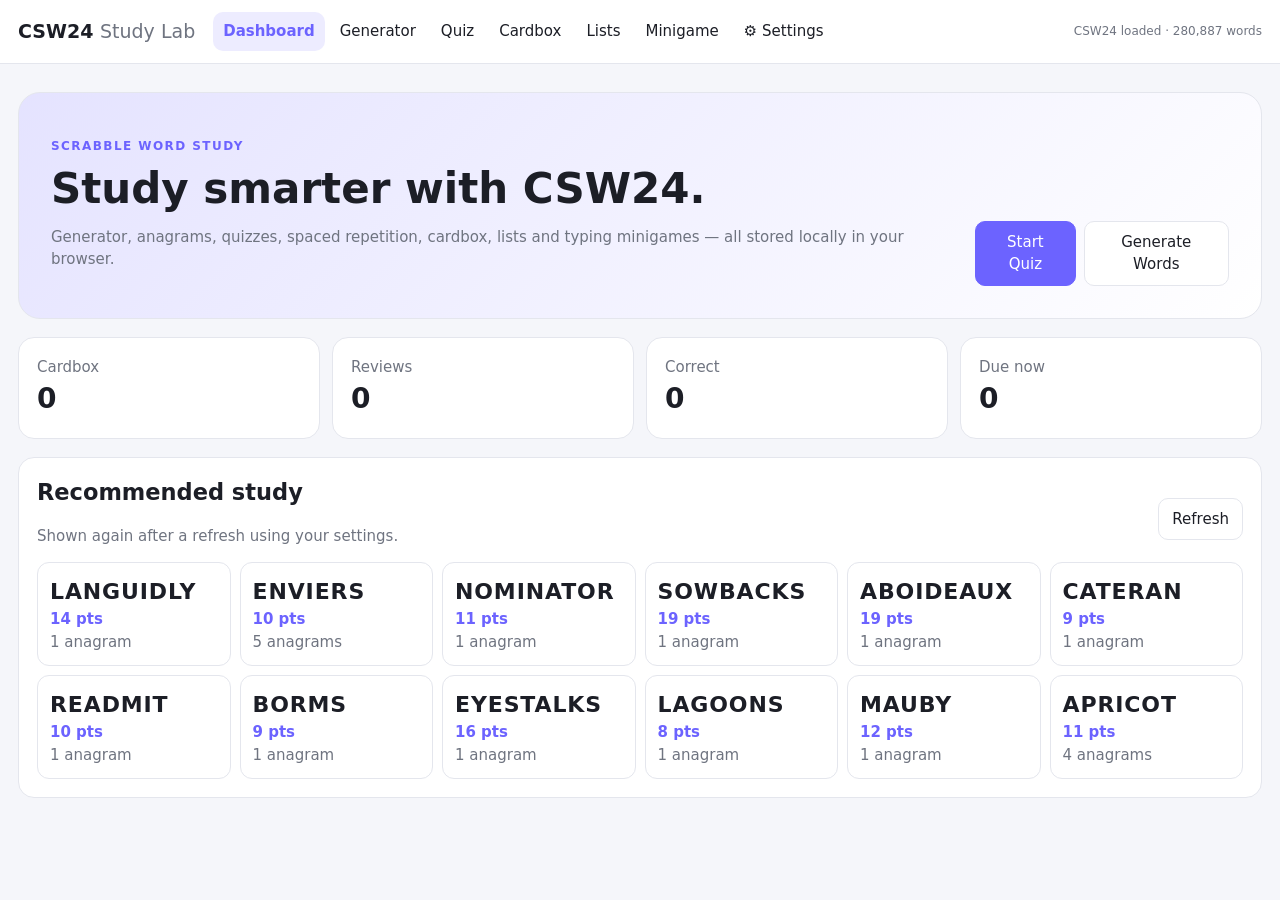
<file: index.html>
<!doctype html>
<html lang="en">
<head>
  <meta charset="utf-8">
  <meta name="viewport" content="width=device-width,initial-scale=1">
  <title>CSW24 Study Lab</title>
  <link rel="stylesheet" href="styles.css">
</head>
<body>
  <header class="topbar">
    <div class="brand">CSW24 <span>Study Lab</span></div>
    <nav id="mainNav">
      <button class="nav-btn active" data-page="dashboard">Dashboard</button>
      <button class="nav-btn" data-page="generator">Generator</button>
      <button class="nav-btn" data-page="quiz">Quiz</button>
      <button class="nav-btn" data-page="cardbox">Cardbox</button>
      <button class="nav-btn" data-page="lists">Lists</button>
      <button class="nav-btn" data-page="minigame">Minigame</button>
      <button class="nav-btn" data-page="settings">⚙ Settings</button>
    </nav>
    <div class="status" id="dictStatus">Loading CSW24…</div>
  </header>

  <main>
    <section class="page active" id="page-dashboard">
      <div class="hero">
        <div>
          <p class="eyebrow">SCRABBLE WORD STUDY</p>
          <h1>Study smarter with CSW24.</h1>
          <p class="muted">Generator, anagrams, quizzes, spaced repetition, cardbox, lists and typing minigames — all stored locally in your browser.</p>
        </div>
        <div class="hero-actions">
          <button class="primary" data-page-jump="quiz">Start Quiz</button>
          <button data-page-jump="generator">Generate Words</button>
        </div>
      </div>

      <div class="stats-grid" id="dashboardStats"></div>

      <div class="panel">
        <div class="panel-title">
          <div><h2>Recommended study</h2><p class="muted">Shown again after a refresh using your settings.</p></div>
          <button id="refreshRecommendations">Refresh</button>
        </div>
        <div id="recommendations" class="word-grid"></div>
      </div>
    </section>

    <section class="page" id="page-generator">
      <div class="page-head"><h1>Word Generator</h1><p>Generate a list by length, count and optional anagram groups.</p></div>
      <div class="panel controls">
        <label>Length
          <div class="range-row"><input id="genMinLen" type="number" min="2" max="15" value="5"><span>to</span><input id="genMaxLen" type="number" min="2" max="15" value="9"></div>
        </label>
        <label>Number of words <input id="genCount" type="number" min="1" max="1000" value="50"></label>
        <label>Order
          <select id="genOrder"><option value="random">Random</option><option value="alpha">Alphabetical</option></select>
        </label>
        <label class="check"><input id="genAnagrams" type="checkbox" checked> Include anagrams</label>
        <button class="primary" id="generateBtn">Generate</button>
      </div>
      <div class="toolbar"><button id="genSelectAll">Select All</button><button id="genSave">Save Selected to Cardbox</button><button id="exportPdf">Export / Print PDF</button><button id="exportPng">Export PNG</button></div>
      <div id="generatorOutput" class="results"></div>
    </section>

    <section class="page" id="page-quiz">
      <div class="page-head"><h1>Quiz</h1><p>Choose a study mode. Your progress is stored in LocalStorage.</p></div>
      <div class="panel controls">
        <label>Quiz size <input id="quizCount" type="number" min="1" max="100" value="50"></label>
        <label>Mode
          <select id="quizMode">
            <option value="flashcard">Flashcard</option>
            <option value="anagram">Anagram</option>
            <option value="active">Active Recall</option>
          </select>
        </label>
        <label>Anagram order
          <select id="quizAnagramOrder"><option value="alpha">Alphabetical letters</option><option value="random">Shuffled letters</option></select>
        </label>
        <label>Source
          <select id="quizSource"><option value="random">Random CSW24</option><option value="cardbox">Cardbox due cards</option></select>
        </label>
        <button class="primary" id="startQuiz">Start</button>
      </div>
      <div id="quizArea"></div>
      <div id="quizSavedSelection" class="panel hidden"></div>
    </section>

    <section class="page" id="page-cardbox">
      <div class="page-head"><h1>Cardbox</h1><p>Saved words plus spaced repetition scheduling.</p></div>
      <div class="toolbar"><button id="cardSelectAll">Select All</button><button id="cardDeleteSelected">Delete Selected</button><button id="cardStudy">Study Due</button><button id="exportData">Export Data</button><label class="file-btn">Import Data<input id="importData" type="file" accept=".json"></label></div>
      <div id="cardboxOutput" class="results"></div>
    </section>

    <section class="page" id="page-lists">
      <div class="page-head"><h1>Word Lists</h1><p>Browse CSW24 by length and filter by letters or score.</p></div>
      <div class="panel controls">
        <label>Length <select id="listLen"></select></label>
        <label>Filter
          <select id="listFilterType"><option value="starts">Started With</option><option value="ends">Ended With</option><option value="contains">Contains</option><option value="all">Contains All</option><option value="score">Score</option></select>
        </label>
        <label id="listFilterValueWrap">Value <input id="listFilterValue" placeholder="A"></label>
        <label>Sort <select id="listSort"><option value="alpha">A → Z</option><option value="score">Score</option></select></label>
      </div>
      <div id="listOutput" class="list-column"></div>
    </section>

    <section class="page" id="page-minigame">
      <div class="page-head"><h1>Minigames</h1><p>Fast practice for word recognition, typing and racks.</p></div>
      <div class="tabs">
        <button class="tab active" data-game="typing">Random Typing</button>
        <button class="tab" data-game="rack">Random Rack</button>
      </div>

      <div class="game-panel active" id="game-typing">
        <div class="panel controls">
          <label>Length <div class="range-row"><input id="typeMin" type="number" min="2" max="15" value="2"><span>to</span><input id="typeMax" type="number" min="2" max="15" value="4"></div></label>
          <label>Number <input id="typeCount" type="number" min="1" max="100" value="20"></label>
          <label>Selection <select id="typeOrder"><option value="random">Random</option><option value="alpha">By Letter</option></select></label>
          <label>Lengths <select id="typeExact"><option value="range">Range</option><option value="2">2s</option><option value="3">3s</option><option value="4">4s</option></select></label>
          <label class="check"><input id="typeAnagrams" type="checkbox"> Show Anagrams</label>
          <label class="check"><input id="typeRestartOnError" type="checkbox"> Wrong = restart</label>
          <button class="primary" id="startTyping">Start</button>
        </div>
        <div id="typingArea"></div>
      </div>

      <div class="game-panel" id="game-rack">
        <div class="panel controls">
          <label>Rack size <select id="rackSize"><option>7</option><option>8</option><option>9</option></select></label>
          <label class="check"><input id="rackBlanks" type="checkbox" checked> Allow Blank</label>
          <button class="primary" id="newRack">New Rack</button>
        </div>
        <div id="rackArea"></div>
      </div>
    </section>

    <section class="page" id="page-settings">
      <div class="page-head"><h1>Settings</h1><p>Preferences, backup and import/export.</p></div>
      <div class="panel settings-grid">
        <label>Language
          <select id="language"><option value="en">English</option><option value="th">ไทย</option></select>
        </label>
        <label>Theme
          <select id="theme"><option value="system">System</option><option value="light">Light</option><option value="dark">Dark</option></select>
        </label>
        <label>Accent
          <input id="accent" type="color" value="#6c63ff">
        </label>
        <label>Dashboard recommendation length
          <div class="range-row"><input id="dashMin" type="number" min="2" max="15" value="5"><span>to</span><input id="dashMax" type="number" min="2" max="15" value="9"></div>
        </label>
        <label class="check"><input id="dashboardRefreshOnly" type="checkbox" checked> Recommendation changes only on page refresh</label>
      </div>
      <div class="panel">
        <h2>Data</h2>
        <p class="muted">All study data lives in this browser. Export a backup before clearing site data.</p>
        <div class="toolbar"><button id="settingsExport">Export Data</button><label class="file-btn">Import Data<input id="settingsImport" type="file" accept=".json"></label><button class="danger" id="resetProgress">Reset Progress</button></div>
      </div>
      <div class="panel">
        <h2>Dictionary</h2>
        <p id="dictInfo" class="muted"></p>
        <label class="file-btn">Load another CSW text file<input id="dictFile" type="file" accept=".txt"></label>
      </div>
    </section>
  </main>

  <dialog id="wordDialog">
    <div id="dialogContent"></div>
    <button class="close-dialog" onclick="document.getElementById('wordDialog').close()">Close</button>
  </dialog>

  <script src="csw24.js"></script>
  <script src="app.js"></script>
</body>
</html>
</file>
<file: styles.css>
:root{--accent:#6c63ff;--bg:#f5f6fa;--panel:#fff;--text:#1c1e26;--muted:#6f7480;--border:#e4e6ed;--danger:#d83a52;--good:#198754}
*{box-sizing:border-box}body{margin:0;background:var(--bg);color:var(--text);font:15px/1.5 system-ui,-apple-system,Segoe UI,sans-serif}
button,input,select{font:inherit}button,.file-btn{border:1px solid var(--border);background:var(--panel);color:var(--text);border-radius:10px;padding:9px 13px;cursor:pointer}.primary{background:var(--accent);color:#fff;border-color:var(--accent)}.danger{color:#fff;background:var(--danger);border-color:var(--danger)}
button:hover,.file-btn:hover{filter:brightness(.97)}input,select{border:1px solid var(--border);border-radius:9px;padding:9px;background:var(--panel);color:var(--text);min-width:0}
.topbar{position:sticky;top:0;z-index:20;background:color-mix(in srgb,var(--panel) 94%,transparent);backdrop-filter:blur(12px);border-bottom:1px solid var(--border);padding:12px 18px;display:flex;gap:18px;align-items:center}.brand{font-weight:900;font-size:19px;white-space:nowrap}.brand span{font-weight:500;color:var(--muted)}nav{display:flex;gap:5px;flex-wrap:wrap}.nav-btn{border:0;background:transparent;padding:8px 10px}.nav-btn.active{background:color-mix(in srgb,var(--accent) 12%,var(--panel));color:var(--accent);font-weight:700}.status{margin-left:auto;color:var(--muted);font-size:12px}
main{max-width:1300px;margin:auto;padding:28px 18px 70px}.page{display:none}.page.active{display:block}.page-head{margin-bottom:18px}.page-head h1{margin:0 0 4px;font-size:32px}.muted{color:var(--muted)}.eyebrow{color:var(--accent);font-weight:800;letter-spacing:.12em;font-size:12px}.hero{background:linear-gradient(135deg,color-mix(in srgb,var(--accent) 18%,var(--panel)),var(--panel));border:1px solid var(--border);border-radius:22px;padding:32px;display:flex;justify-content:space-between;gap:25px;align-items:end}.hero h1{font-size:42px;line-height:1.05;margin:6px 0 12px}.hero-actions{display:flex;gap:8px}.stats-grid{display:grid;grid-template-columns:repeat(4,1fr);gap:12px;margin:18px 0}.stat{background:var(--panel);border:1px solid var(--border);border-radius:16px;padding:18px}.stat b{font-size:28px;display:block}.panel{background:var(--panel);border:1px solid var(--border);border-radius:16px;padding:18px;margin:14px 0}.panel-title{display:flex;justify-content:space-between;gap:12px;align-items:center}.panel h2{margin:0 0 4px}.controls{display:flex;flex-wrap:wrap;gap:14px;align-items:end}.controls label{display:flex;flex-direction:column;gap:6px;font-weight:700}.controls .check{flex-direction:row;align-items:center;font-weight:500;padding:9px 0}.range-row{display:flex;align-items:center;gap:7px}.range-row input{width:90px}.toolbar{display:flex;gap:8px;flex-wrap:wrap;margin:12px 0}.results{display:grid;gap:10px}.word-card{border:1px solid var(--border);border-radius:13px;padding:13px;display:flex;gap:12px;align-items:flex-start;background:var(--panel)}.word-main{min-width:130px}.word{font-size:22px;font-weight:900;letter-spacing:.04em}.score{font-weight:800;color:var(--accent)}.anagrams{display:flex;gap:6px;flex-wrap:wrap}.chip{padding:4px 8px;border-radius:999px;background:color-mix(in srgb,var(--accent) 10%,var(--panel));font-size:13px}.word-grid{display:grid;grid-template-columns:repeat(auto-fill,minmax(170px,1fr));gap:9px}.word-tile{border:1px solid var(--border);border-radius:12px;padding:12px}.tabs{display:flex;gap:6px;margin-bottom:12px}.tab.active{background:var(--accent);color:#fff;border-color:var(--accent)}.game-panel{display:none}.game-panel.active{display:block}.quiz-card{max-width:720px;margin:25px auto;text-align:center;padding:35px;border:1px solid var(--border);background:var(--panel);border-radius:22px}.quiz-word{font-size:52px;font-weight:950;letter-spacing:.06em;margin:20px}.quiz-input{width:100%;font-size:25px;text-align:center}.quiz-actions{display:flex;justify-content:center;gap:8px;margin-top:15px}.feedback{font-size:18px;font-weight:800;margin:14px}.good{color:var(--good)}.bad{color:var(--danger)}.list-column{display:flex;flex-direction:column;gap:3px;max-height:70vh;overflow:auto;border:1px solid var(--border);border-radius:14px;background:var(--panel)}.list-word{padding:8px 13px;border-bottom:1px solid var(--border);display:flex;justify-content:space-between}.hidden{display:none!important}.file-btn{display:inline-flex;align-items:center;gap:6px}.file-btn input{display:none}.rack{display:flex;gap:8px;justify-content:center;margin:20px}.tile{width:52px;height:58px;border:1px solid #c9cbd3;border-radius:8px;display:flex;align-items:center;justify-content:center;font-size:25px;font-weight:900;background:#eee8d5;box-shadow:0 2px 0 #c5c0b2}.rack-answer{max-width:850px;margin:auto}.setting-grid{}.settings-grid{display:grid;grid-template-columns:repeat(2,minmax(200px,1fr));gap:18px}.settings-grid label{display:flex;flex-direction:column;gap:6px;font-weight:700}.settings-grid .check{grid-column:1/-1;flex-direction:row;align-items:center}.close-dialog{margin-top:15px}dialog{border:1px solid var(--border);border-radius:16px;padding:24px;max-width:800px;width:calc(100% - 30px);background:var(--panel);color:var(--text)}dialog::backdrop{background:#0008}
@media(max-width:900px){.topbar{align-items:flex-start;flex-wrap:wrap}.status{width:100%;margin:0}.stats-grid{grid-template-columns:repeat(2,1fr)}.hero{display:block}.hero-actions{margin-top:20px}.settings-grid{grid-template-columns:1fr}}
@media(max-width:600px){main{padding:18px 10px 60px}.hero h1{font-size:32px}.stats-grid{grid-template-columns:1fr 1fr}.nav-btn{font-size:12px;padding:7px}.word-card{flex-direction:column}.quiz-word{font-size:38px}}
body.dark{--bg:#111318;--panel:#191c23;--text:#f1f2f5;--muted:#9da2ad;--border:#30343e}
</file>
